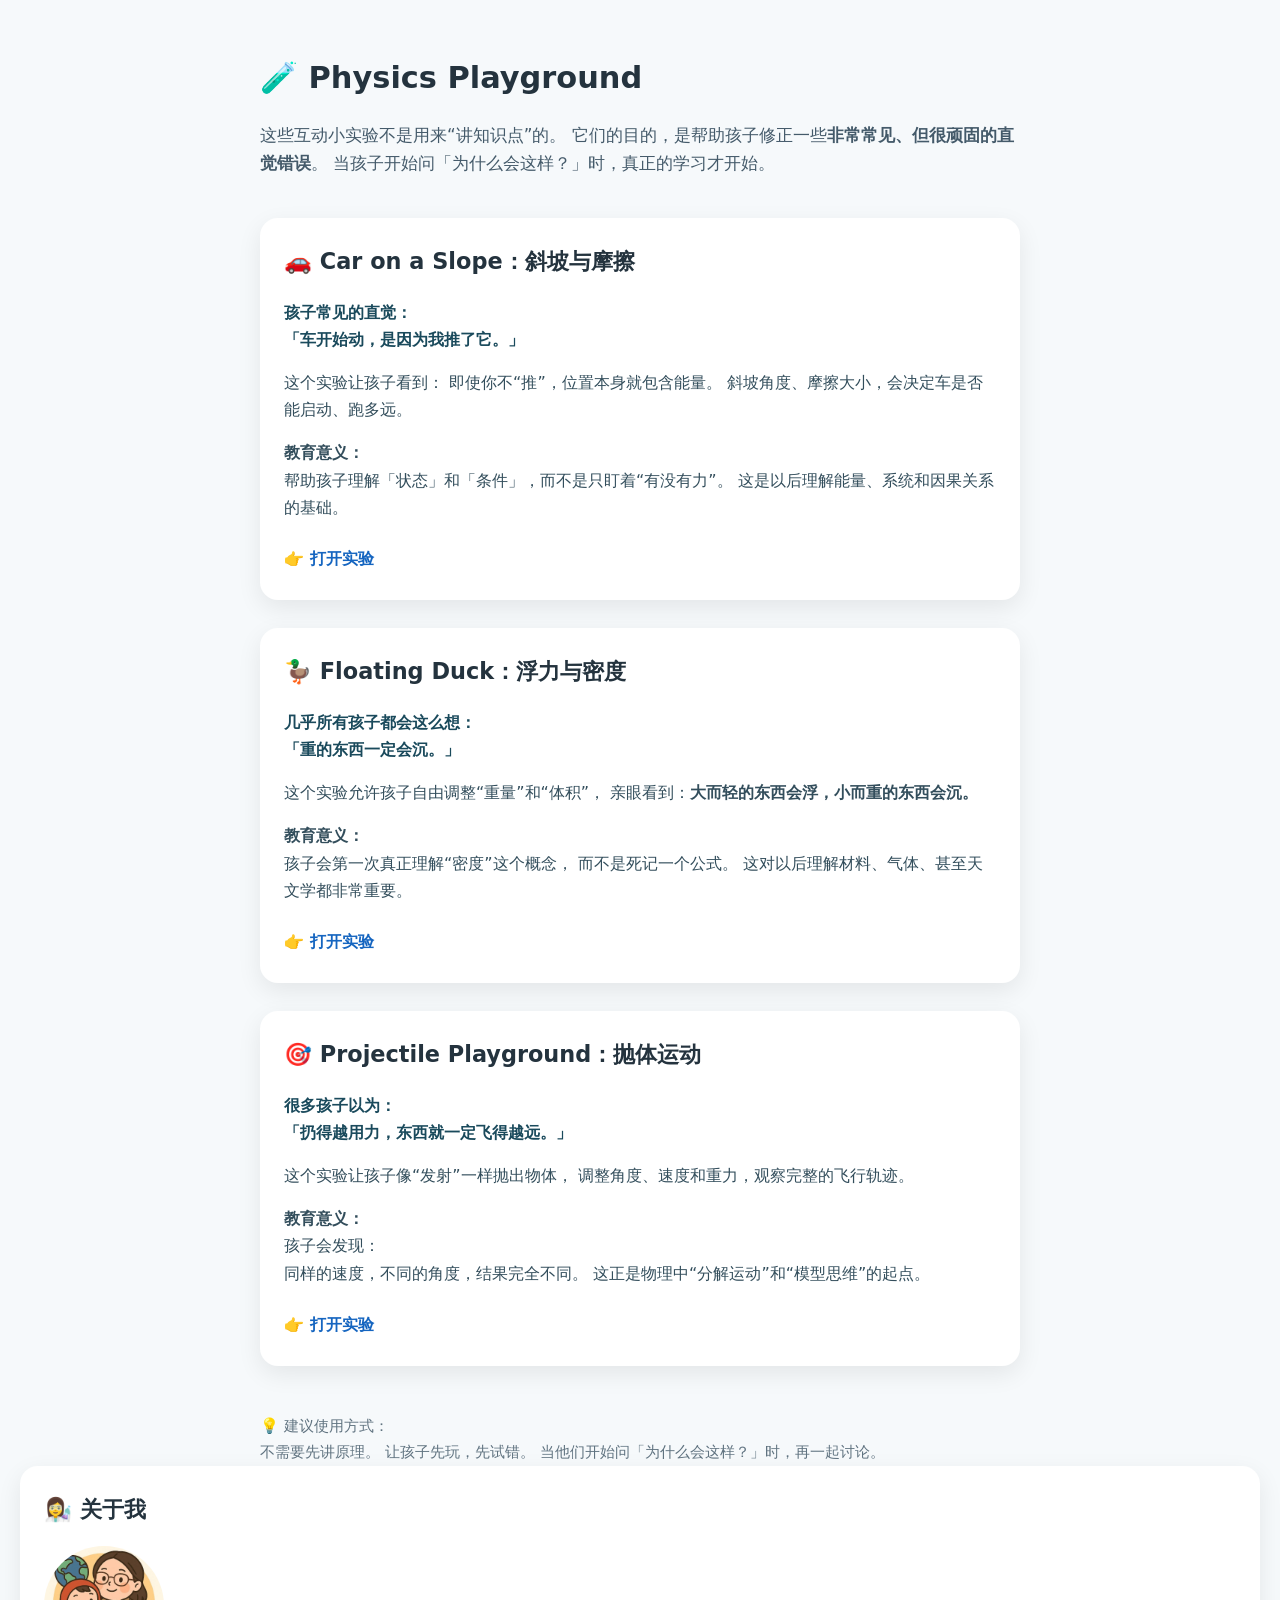
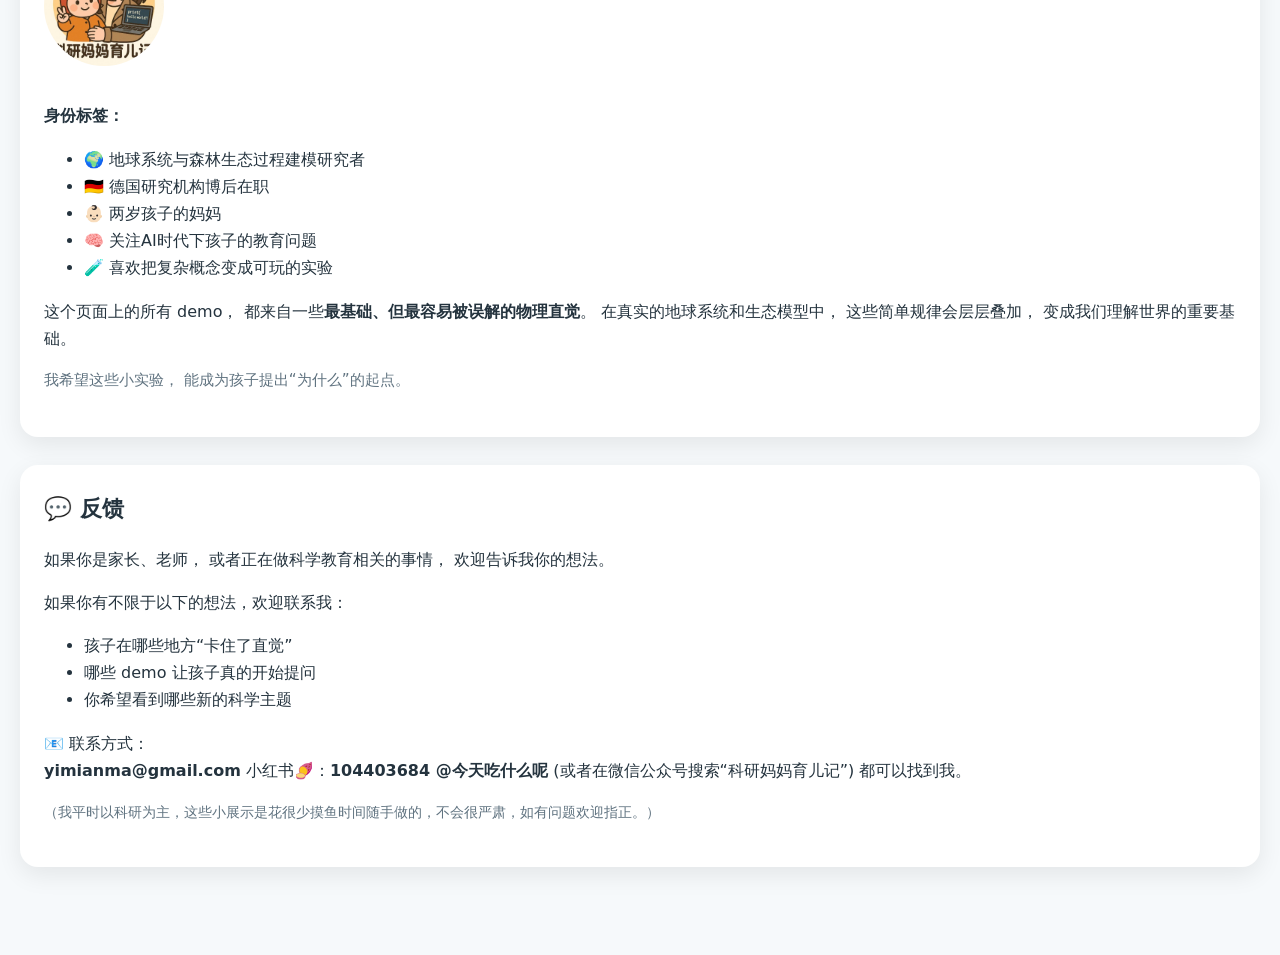
<file: index.html>
<!DOCTYPE html>
<html lang="zh">
<head>
  <meta charset="utf-8" />
  <title>Physics Playground for Kids</title>
  <meta name="viewport" content="width=device-width, initial-scale=1" />
  <style>
    body {
      font-family: system-ui, -apple-system, BlinkMacSystemFont, "Segoe UI", sans-serif;
      background: #f6f9fb;
      color: #24333e;
      margin: 0;
      padding: 32px 20px 60px;
      line-height: 1.7;
    }
    .container {
      max-width: 760px;
      margin: 0 auto;
    }
    h1 {
      font-size: 1.9rem;
      margin-bottom: 12px;
    }
    .intro {
      font-size: 1.05rem;
      color: #445a6a;
      margin-bottom: 40px;
    }
    .card {
      background: #ffffff;
      border-radius: 18px;
      padding: 24px 24px 28px;
      margin-bottom: 28px;
      box-shadow: 0 8px 24px rgba(0,0,0,0.08);
    }
    .card h2 {
      margin-top: 0;
      font-size: 1.4rem;
    }
    .question {
      font-weight: 600;
      color: #1a4a5c;
      margin: 12px 0;
    }
    .meaning {
      color: #334e5c;
      margin-bottom: 16px;
    }
    a.demo-link {
      display: inline-block;
      margin-top: 8px;
      font-weight: 600;
      text-decoration: none;
      color: #1565c0;
    }
    a.demo-link:hover {
      text-decoration: underline;
    }
    .footer {
      margin-top: 48px;
      font-size: 0.95rem;
      color: #607380;
    }
  </style>
</head>

<body>
  <div class="container">
    <h1>🧪 Physics Playground</h1>

    <p class="intro">
      这些互动小实验不是用来“讲知识点”的。  
      它们的目的，是帮助孩子修正一些<strong>非常常见、但很顽固的直觉错误</strong>。  
      当孩子开始问「为什么会这样？」时，真正的学习才开始。
    </p>

    <!-- Demo 1 -->
    <div class="card">
      <h2>🚗 Car on a Slope：斜坡与摩擦</h2>

      <p class="question">
        孩子常见的直觉：<br/>
        「车开始动，是因为我推了它。」
      </p>

      <p class="meaning">
        这个实验让孩子看到：  
        即使你不“推”，位置本身就包含能量。  
        斜坡角度、摩擦大小，会决定车是否能启动、跑多远。
      </p>

      <p class="meaning">
        <strong>教育意义：</strong><br/>
        帮助孩子理解「状态」和「条件」，而不是只盯着“有没有力”。  
        这是以后理解能量、系统和因果关系的基础。
      </p>

      <a class="demo-link" href="./car/">👉 打开实验</a>
    </div>

    <!-- Demo 2 -->
    <div class="card">
      <h2>🦆 Floating Duck：浮力与密度</h2>

      <p class="question">
        几乎所有孩子都会这么想：<br/>
        「重的东西一定会沉。」
      </p>

      <p class="meaning">
        这个实验允许孩子自由调整“重量”和“体积”，  
        亲眼看到：<strong>大而轻的东西会浮，小而重的东西会沉。</strong>
      </p>

      <p class="meaning">
        <strong>教育意义：</strong><br/>
        孩子会第一次真正理解“密度”这个概念，  
        而不是死记一个公式。  
        这对以后理解材料、气体、甚至天文学都非常重要。
      </p>

      <a class="demo-link" href="./duck/">👉 打开实验</a>
    </div>

    <!-- Demo 3 -->
    <div class="card">
      <h2>🎯 Projectile Playground：抛体运动</h2>

      <p class="question">
        很多孩子以为：<br/>
        「扔得越用力，东西就一定飞得越远。」
      </p>

      <p class="meaning">
        这个实验让孩子像“发射”一样抛出物体，  
        调整角度、速度和重力，观察完整的飞行轨迹。
      </p>

      <p class="meaning">
        <strong>教育意义：</strong><br/>
        孩子会发现：<br/>
        同样的速度，不同的角度，结果完全不同。  
        这正是物理中“分解运动”和“模型思维”的起点。
      </p>

      <a class="demo-link" href="./projectile/">👉 打开实验</a>
    </div>

    <div class="footer">
      💡 建议使用方式：<br/>
      不需要先讲原理。  
      让孩子先玩，先试错。  
      当他们开始问「为什么会这样？」时，再一起讨论。
    </div>
  </div>
</body>
</html>




<div class="card">
  <h2>👩‍🔬 关于我</h2>

  <div style="display:flex; gap:20px; align-items:center; flex-wrap:wrap;">
    <img src="./assets/avatar.JPG"
     alt="avatar"
     style="width:120px; height:120px; border-radius:50%; background:#eee;" />

    <div>
      <p><strong>身份标签：</strong></p>
      <ul>
        <li>🌍 地球系统与森林生态过程建模研究者</li>
        <li>🇩🇪 德国研究机构博后在职</li>
        <li>👶🏻 两岁孩子的妈妈</li>
        <li>🧠 关注AI时代下孩子的教育问题</li>
        <li>🧪 喜欢把复杂概念变成可玩的实验</li>
      </ul>

      <p style="margin-top:12px;">
        这个页面上的所有 demo，  
        都来自一些<strong>最基础、但最容易被误解的物理直觉</strong>。  
        在真实的地球系统和生态模型中，  
        这些简单规律会层层叠加，  
        变成我们理解世界的重要基础。
      </p>
      
      <p style="font-size:0.95rem; color:#607380;">
        我希望这些小实验，  
        能成为孩子提出“为什么”的起点。
      </p>
      
    </div>
  </div>
</div>


<div class="card">
  <h2>💬 反馈</h2>

  <p>
    如果你是家长、老师，  
    或者正在做科学教育相关的事情，  
    欢迎告诉我你的想法。
  </p>

  <p>
    如果你有不限于以下的想法，欢迎联系我：
  </p>
  <ul>
    <li>孩子在哪些地方“卡住了直觉”</li>
    <li>哪些 demo 让孩子真的开始提问</li>
    <li>你希望看到哪些新的科学主题</li>
  </ul>

  <p>
    📧 联系方式：<br/>
    <strong>yimianma@gmail.com</strong>
    小红书🍠：<strong>104403684 @今天吃什么呢 </strong>
    (或者在微信公众号搜索“科研妈妈育儿记”)
    都可以找到我。
  </p>

  <p style="font-size:0.9rem; color:#607380;">
    （我平时以科研为主，这些小展示是花很少摸鱼时间随手做的，不会很严肃，如有问题欢迎指正。）
  </p>
</div>
</file>
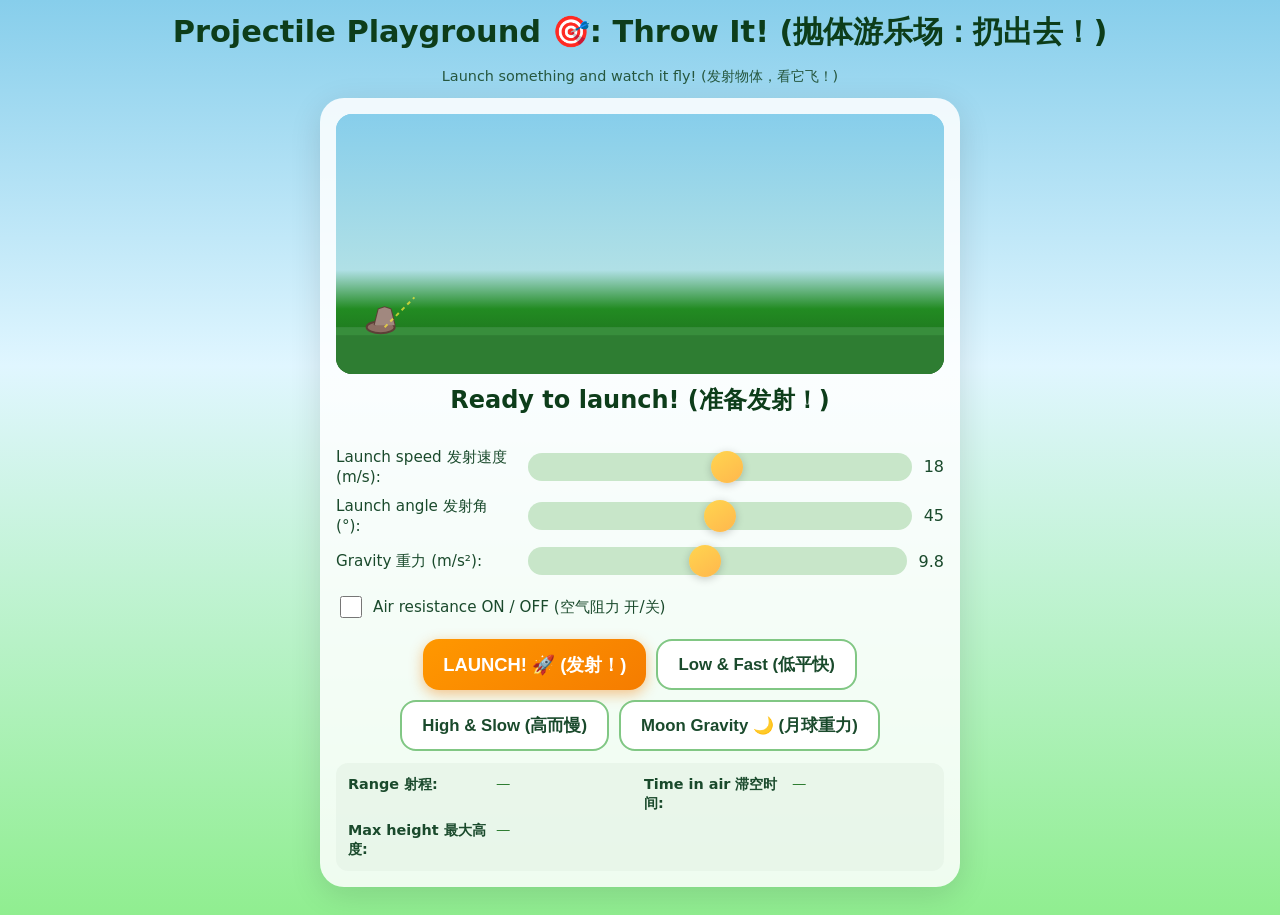
<file: angry_bird/index.html>
<!DOCTYPE html>
<html lang="en">
<head>
  <meta charset="UTF-8">
  <meta name="viewport" content="width=device-width, initial-scale=1.0">
  <title>Projectile Playground 🎯: Throw It! (抛体游乐场：扔出去！)</title>
  <style>
    * { box-sizing: border-box; }
    body {
      margin: 0;
      padding: 12px;
      font-family: 'Segoe UI', system-ui, sans-serif;
      background: linear-gradient(180deg, #87CEEB 0%, #E0F6FF 40%, #90EE90 100%);
      min-height: 100vh;
      color: #1a4a2c;
    }
    h1 {
      text-align: center;
      font-size: clamp(1.4rem, 4vw, 1.9rem);
      margin: 0 0 6px 0;
      color: #0d3d1a;
    }
    .subtitle { text-align: center; font-size: 0.9rem; margin-bottom: 12px; opacity: 0.9; }
    .demo-area {
      max-width: 640px;
      margin: 0 auto 16px;
      background: rgba(255,255,255,0.85);
      border-radius: 24px;
      padding: 16px;
      box-shadow: 0 8px 32px rgba(0,0,0,0.12);
    }
    #scene {
      display: block;
      width: 100%;
      height: 260px;
      border-radius: 16px;
      background: linear-gradient(180deg, #87CEEB 0%, #B0E0E6 55%, #228B22 75%, #1a5c1a 100%);
      touch-action: none;
    }
    .feedback {
      text-align: center;
      font-size: clamp(1.1rem, 3vw, 1.5rem);
      font-weight: 700;
      min-height: 2.2em;
      margin: 10px 0;
      color: #0d3d1a;
    }
    .controls {
      display: grid;
      gap: 10px;
      margin-bottom: 12px;
    }
    .control-row {
      display: flex;
      align-items: center;
      gap: 10px;
    }
    .control-row label {
      flex: 0 0 180px;
      font-size: 0.95rem;
      color: #1a4a2c;
    }
    input[type="range"] {
      flex: 1;
      min-width: 0;
      height: 28px;
      -webkit-appearance: none;
      appearance: none;
      background: #c8e6c9;
      border-radius: 14px;
      outline: none;
    }
    input[type="range"]::-webkit-slider-thumb {
      -webkit-appearance: none;
      width: 32px;
      height: 32px;
      border-radius: 50%;
      background: linear-gradient(145deg, #FFD54F, #FFB74D);
      cursor: pointer;
      box-shadow: 0 2px 8px rgba(0,0,0,0.2);
    }
    input[type="range"]::-moz-range-thumb {
      width: 32px;
      height: 32px;
      border-radius: 50%;
      background: linear-gradient(145deg, #FFD54F, #FFB74D);
      cursor: pointer;
      border: none;
      box-shadow: 0 2px 8px rgba(0,0,0,0.2);
    }
    .checkbox-row {
      display: flex;
      align-items: center;
      gap: 8px;
      margin: 6px 0;
    }
    .checkbox-row input { width: 22px; height: 22px; cursor: pointer; }
    .checkbox-row label { font-size: 0.95rem; cursor: pointer; color: #1a4a2c; }
    .buttons {
      display: flex;
      flex-wrap: wrap;
      gap: 10px;
      justify-content: center;
      margin: 12px 0;
    }
    button {
      min-height: 48px;
      min-width: 100px;
      padding: 12px 20px;
      font-size: 1.05rem;
      border: none;
      border-radius: 16px;
      cursor: pointer;
      font-weight: 600;
      transition: transform 0.1s, box-shadow 0.2s;
    }
    button:active { transform: scale(0.97); }
    #launchBtn {
      background: linear-gradient(145deg, #FF9800, #F57C00);
      color: #fff;
      box-shadow: 0 4px 14px rgba(245,124,0,0.45);
      font-size: 1.15rem;
    }
    #launchBtn:hover { box-shadow: 0 6px 18px rgba(245,124,0,0.55); }
    .preset {
      background: #fff;
      color: #1a4a2c;
      border: 2px solid #81C784;
    }
    .preset:hover { background: #E8F5E9; }
    #infoPanel {
      margin-top: 12px;
      padding: 12px;
      background: rgba(232,245,233,0.9);
      border-radius: 12px;
      font-size: 0.9rem;
      display: grid;
      grid-template-columns: repeat(auto-fit, minmax(120px, 1fr));
      gap: 8px;
    }
    #infoPanel .item { font-weight: 600; color: #1a4a2c; }
    #infoPanel .value { color: #2E7D32; }
    .why-hint {
      margin-top: 8px;
      font-size: 0.85rem;
      color: #558B2F;
      font-style: italic;
      text-align: center;
    }
  </style>
</head>
<body>
  <h1>Projectile Playground 🎯: Throw It! (抛体游乐场：扔出去！)</h1>
  <p class="subtitle">Launch something and watch it fly! (发射物体，看它飞！)</p>

  <div class="demo-area">
    <canvas id="scene" width="608" height="260"></canvas>
    <p class="feedback" id="feedback">Ready to launch! (准备发射！)</p>

    <div class="controls">
      <div class="control-row">
        <label for="speed">Launch speed 发射速度 (m/s):</label>
        <input type="range" id="speed" min="5" max="30" value="18" step="0.5">
        <span id="speedVal">18</span>
      </div>
      <div class="control-row">
        <label for="angle">Launch angle 发射角 (°):</label>
        <input type="range" id="angle" min="0" max="90" value="45" step="1">
        <span id="angleVal">45</span>
      </div>
      <div class="control-row">
        <label for="gravity">Gravity 重力 (m/s²):</label>
        <input type="range" id="gravity" min="1" max="20" value="9.8" step="0.1">
        <span id="gravityVal">9.8</span>
      </div>
      <div class="checkbox-row">
        <input type="checkbox" id="airResist" aria-label="Air resistance">
        <label for="airResist">Air resistance ON / OFF (空气阻力 开/关)</label>
      </div>
    </div>

    <div class="buttons">
      <button id="launchBtn">LAUNCH! 🚀 (发射！)</button>
      <button class="preset" id="presetLow">Low & Fast (低平快)</button>
      <button class="preset" id="presetHigh">High & Slow (高而慢)</button>
      <button class="preset" id="presetMoon">Moon Gravity 🌙 (月球重力)</button>
    </div>

    <div id="infoPanel">
      <span class="item">Range 射程:</span><span class="value" id="rangeVal">—</span>
      <span class="item">Time in air 滞空时间:</span><span class="value" id="timeVal">—</span>
      <span class="item">Max height 最大高度:</span><span class="value" id="heightVal">—</span>
    </div>
    <p class="why-hint" id="whyHint" style="display:none;">Same speed, different angle → different range! (相同速度，不同角度 → 射程不同！)</p>
  </div>

  <script>
    (function() {
      const canvas = document.getElementById('scene');
      const ctx = canvas.getContext('2d');
      const VISUAL_TIME_SCALE = 0.4;
      const DRAG_COEFF = 0.08;
      const DT = 0.016;

      let world = {
        scale: 1,
        originX: 0,
        originY: 0,
        groundY: 0
      };

      let state = {
        speed: 18,
        angle: 45,
        gravity: 9.8,
        airResist: false,
        flying: false,
        t: 0,
        x: 0, y: 0, vx: 0, vy: 0,
        path: [],
        ghostPath: [],
        range: 0,
        timeInAir: 0,
        maxHeight: 0,
        landed: false,
        dustParticles: [],
        dustTime: 0,
        showWhyHint: false
      };

      function resize() {
        const w = canvas.clientWidth;
        const h = canvas.clientHeight;
        if (canvas.width !== w || canvas.height !== h) {
          canvas.width = w;
          canvas.height = h;
        }
        world.originX = w * 0.08;
        world.originY = h * 0.75;
        world.groundY = h * 0.82;
        world.scale = Math.min(w / 80, h / 35);
      }

      function toCanvas(x, y) {
        return {
          cx: world.originX + x * world.scale,
          cy: world.groundY - y * world.scale
        };
      }

      function fromCanvas(cx, cy) {
        return {
          x: (cx - world.originX) / world.scale,
          y: (world.groundY - cy) / world.scale
        };
      }

      function integrateNoAir(v0, thetaRad, g, t) {
        const vx0 = v0 * Math.cos(thetaRad);
        const vy0 = v0 * Math.sin(thetaRad);
        return {
          x: vx0 * t,
          y: vy0 * t - 0.5 * g * t * t,
          vx: vx0,
          vy: vy0 - g * t
        };
      }

      function simulateWithAir(v0, thetaRad, g, k, tMax, step) {
        const pts = [];
        let x = 0, y = 0, vx = v0 * Math.cos(thetaRad), vy = v0 * Math.sin(thetaRad);
        let t = 0;
        while (t < tMax && y >= -0.1) {
          pts.push({ x, y, t });
          const v = Math.sqrt(vx * vx + vy * vy) || 0.001;
          const ax = -k * vx;
          const ay = -g - k * vy;
          vx += ax * step;
          vy += ay * step;
          x += vx * step;
          y += vy * step;
          t += step;
        }
        if (y < 0 && pts.length >= 2) {
          const last = pts[pts.length - 1];
          const prev = pts[pts.length - 2];
          const frac = last.y >= 0 ? 0 : last.y / (last.y - prev.y);
          const landT = prev.t + frac * (last.t - prev.t);
          const landX = prev.x + frac * (last.x - prev.x);
          pts.push({ x: landX, y: 0, t: landT });
        }
        return pts;
      }

      function simulateNoAir(v0, thetaRad, g, step) {
        const vx0 = v0 * Math.cos(thetaRad);
        const vy0 = v0 * Math.sin(thetaRad);
        const tLand = 2 * vy0 / g;
        const pts = [];
        for (let t = 0; t <= tLand + 0.5; t += step) {
          const p = integrateNoAir(v0, thetaRad, g, t);
          if (p.y < -0.05) break;
          pts.push({ x: p.x, y: p.y, t });
        }
        if (pts.length && pts[pts.length - 1].y > 0) {
          const tHit = (vy0 + Math.sqrt(vy0 * vy0 + 2 * g * pts[pts.length - 1].y)) / g;
          const xHit = vx0 * tHit;
          pts.push({ x: xHit, y: 0, t: tHit });
        }
        return pts;
      }

      function launch() {
        if (state.flying) return;
        state.ghostPath = state.path.length ? state.path.slice() : [];
        state.path = [];
        state.flying = true;
        state.landed = false;
        state.dustParticles = [];
        state.dustTime = 0;
        state.showWhyHint = false;
        state.t = 0;
        const thetaRad = (state.angle * Math.PI) / 180;
        const v0 = state.speed;
        const g = state.gravity;
        const step = 0.02;
        state.path = state.airResist
          ? simulateWithAir(v0, thetaRad, g, DRAG_COEFF, 60, step)
          : simulateNoAir(v0, thetaRad, g, step);
        state.range = state.path.length ? state.path[state.path.length - 1].x : 0;
        state.timeInAir = state.path.length ? state.path[state.path.length - 1].t : 0;
        state.maxHeight = state.path.length ? Math.max(...state.path.map(p => p.y)) : 0;
        document.getElementById('rangeVal').textContent = state.range.toFixed(1) + ' m';
        document.getElementById('timeVal').textContent = state.timeInAir.toFixed(2) + ' s';
        document.getElementById('heightVal').textContent = state.maxHeight.toFixed(1) + ' m';
        setFeedback('');
      }

      function setFeedback(msg) {
        const el = document.getElementById('feedback');
        if (msg) el.textContent = msg;
        else {
          if (state.maxHeight > 25) el.textContent = 'It went high! (飞得好高！)';
          else if (state.range > 45) el.textContent = 'It went far! (飞得好远！)';
          else if (state.gravity > 15) el.textContent = 'Why did it drop so fast? (为什么掉得这么快？)';
          else el.textContent = 'Nice launch! (发射得不错！)';
        }
      }

      function spawnDust() {
        for (let i = 0; i < 12; i++) {
          const a = Math.PI * 0.5 + (Math.random() - 0.5) * Math.PI * 0.6;
          const r = 2 + Math.random() * 4;
          state.dustParticles.push({
            x: state.range,
            y: 0,
            vx: Math.cos(a) * r,
            vy: -Math.abs(Math.sin(a)) * r * 0.6,
            life: 0.4 + Math.random() * 0.3,
            size: 2 + Math.random() * 3
          });
        }
      }

      let pathIndex = 0;
      let animEnded = false;

      function animate() {
        resize();
        const w = canvas.width;
        const h = canvas.height;
        ctx.clearRect(0, 0, w, h);

        const skyGrad = ctx.createLinearGradient(0, 0, 0, h);
        skyGrad.addColorStop(0, '#87CEEB');
        skyGrad.addColorStop(0.6, '#B0E0E6');
        skyGrad.addColorStop(0.75, '#228B22');
        skyGrad.addColorStop(1, '#1a5c1a');
        ctx.fillStyle = skyGrad;
        ctx.fillRect(0, 0, w, h);

        const groundY = world.groundY;
        ctx.fillStyle = '#2E7D32';
        ctx.fillRect(0, groundY, w, h - groundY);
        ctx.fillStyle = '#388E3C';
        ctx.fillRect(0, groundY, w, 8);

        const ox = world.originX;
        const oy = world.groundY;
        ctx.fillStyle = '#8D6E63';
        ctx.beginPath();
        ctx.ellipse(ox - 4, oy, 14, 6, 0, 0, Math.PI * 2);
        ctx.fill();
        ctx.strokeStyle = '#5D4037';
        ctx.lineWidth = 2;
        ctx.stroke();
        ctx.beginPath();
        ctx.moveTo(ox - 10, oy - 2);
        ctx.lineTo(ox - 6, oy - 18);
        ctx.lineTo(ox, oy - 20);
        ctx.lineTo(ox + 6, oy - 18);
        ctx.lineTo(ox + 10, oy - 2);
        ctx.stroke();
        ctx.fillStyle = '#A1887F';
        ctx.fill();

        if (state.ghostPath.length > 0) {
          ctx.strokeStyle = 'rgba(100,100,100,0.35)';
          ctx.setLineDash([6, 6]);
          ctx.lineWidth = 2;
          ctx.beginPath();
          const g0 = toCanvas(state.ghostPath[0].x, state.ghostPath[0].y);
          ctx.moveTo(g0.cx, g0.cy);
          for (let i = 1; i < state.ghostPath.length; i++) {
            const g = toCanvas(state.ghostPath[i].x, state.ghostPath[i].y);
            ctx.lineTo(g.cx, g.cy);
          }
          ctx.stroke();
          ctx.setLineDash([]);
        }

        const thetaRad = (state.angle * Math.PI) / 180;
        const guideLen = state.speed * 0.9 * world.scale * 0.35;
        ctx.strokeStyle = 'rgba(255,235,59,0.7)';
        ctx.lineWidth = 2;
        ctx.setLineDash([4, 4]);
        ctx.beginPath();
        ctx.moveTo(ox, oy);
        ctx.lineTo(ox + Math.cos(thetaRad) * guideLen, oy - Math.sin(thetaRad) * guideLen);
        ctx.stroke();
        ctx.setLineDash([]);

        if (state.path.length > 0) {
          const drawUpTo = Math.min(pathIndex + 1, state.path.length);
          ctx.strokeStyle = state.airResist ? 'rgba(255,152,0,0.9)' : 'rgba(255,235,59,0.95)';
          ctx.lineWidth = 3;
          ctx.shadowColor = 'rgba(255,235,59,0.6)';
          ctx.shadowBlur = 6;
          ctx.setLineDash([5, 5]);
          ctx.beginPath();
          const p0 = toCanvas(state.path[0].x, state.path[0].y);
          ctx.moveTo(p0.cx, p0.cy);
          for (let i = 1; i < drawUpTo; i++) {
            const p = toCanvas(state.path[i].x, state.path[i].y);
            ctx.lineTo(p.cx, p.cy);
          }
          ctx.stroke();
          ctx.setLineDash([]);
          ctx.shadowBlur = 0;

          const current = state.path[Math.min(pathIndex, state.path.length - 1)];
          const pos = toCanvas(current.x, current.y);
          ctx.fillStyle = '#FF9800';
          ctx.beginPath();
          ctx.arc(pos.cx, pos.cy, 10, 0, Math.PI * 2);
          ctx.fill();
          ctx.strokeStyle = '#E65100';
          ctx.lineWidth = 2;
          ctx.stroke();
        }

        const landX = world.originX + state.range * world.scale;
        if (state.path.length > 0 && !state.flying) {
          ctx.fillStyle = 'rgba(255,255,255,0.9)';
          ctx.beginPath();
          ctx.moveTo(landX, groundY - 18);
          ctx.lineTo(landX - 8, groundY);
          ctx.lineTo(landX + 8, groundY);
          ctx.closePath();
          ctx.fill();
          ctx.strokeStyle = '#1B5E20';
          ctx.lineWidth = 1;
          ctx.stroke();
        }

        state.dustParticles.forEach(p => {
          p.x += p.vx * 0.05;
          p.y += p.vy * 0.05;
          p.vy += 0.3 * 0.05;
          p.life -= 0.016;
        });
        state.dustParticles = state.dustParticles.filter(p => p.life > 0);
        state.dustParticles.forEach(p => {
          const d = toCanvas(p.x, p.y);
          ctx.fillStyle = `rgba(140,120,80,${p.life})`;
          ctx.beginPath();
          ctx.arc(d.cx, d.cy, p.size, 0, Math.PI * 2);
          ctx.fill();
        });

        if (state.airResist && state.path.length > 0) {
          ctx.save();
          ctx.globalAlpha = 0.4;
          ctx.strokeStyle = '#78909C';
          ctx.lineWidth = 1;
          for (let i = 0; i < 5; i++) {
            const cx = ox + 30 + i * 25 + Math.sin(Date.now() * 0.003 + i) * 3;
            const cy = oy - 40 - i * 15;
            ctx.beginPath();
            ctx.moveTo(cx, cy);
            ctx.lineTo(cx + 12, cy);
            ctx.stroke();
          }
          ctx.restore();
        }

        if (state.flying && state.path.length > 0) {
          state.t += DT * VISUAL_TIME_SCALE;
          const totalT = state.path[state.path.length - 1].t;
          const progress = state.t / totalT;
          pathIndex = Math.floor(progress * state.path.length);
          pathIndex = Math.min(pathIndex, state.path.length - 1);
          if (progress >= 1) {
            state.flying = false;
            state.landed = true;
            spawnDust();
            state.dustTime = 0.5;
            state.showWhyHint = true;
            setTimeout(function() {
              const hint = document.getElementById('whyHint');
              if (hint && state.showWhyHint) hint.style.display = 'block';
            }, 800);
          }
        }

        requestAnimationFrame(animate);
      }

      document.getElementById('speed').addEventListener('input', function() {
        state.speed = parseFloat(this.value);
        document.getElementById('speedVal').textContent = state.speed;
      });
      document.getElementById('angle').addEventListener('input', function() {
        state.angle = parseInt(this.value, 10);
        document.getElementById('angleVal').textContent = state.angle;
      });
      document.getElementById('gravity').addEventListener('input', function() {
        state.gravity = parseFloat(this.value);
        document.getElementById('gravityVal').textContent = state.gravity.toFixed(1);
      });
      document.getElementById('airResist').addEventListener('change', function() {
        state.airResist = this.checked;
      });
      document.getElementById('launchBtn').addEventListener('click', launch);
      document.getElementById('presetLow').addEventListener('click', function() {
        document.getElementById('speed').value = 28;
        document.getElementById('angle').value = 15;
        document.getElementById('speedVal').textContent = '28';
        document.getElementById('angleVal').textContent = '15';
        state.speed = 28;
        state.angle = 15;
      });
      document.getElementById('presetHigh').addEventListener('click', function() {
        document.getElementById('speed').value = 10;
        document.getElementById('angle').value = 75;
        document.getElementById('speedVal').textContent = '10';
        document.getElementById('angleVal').textContent = '75';
        state.speed = 10;
        state.angle = 75;
      });
      document.getElementById('presetMoon').addEventListener('click', function() {
        document.getElementById('gravity').value = 1.62;
        document.getElementById('gravityVal').textContent = '1.6';
        state.gravity = 1.62;
      });

      resize();
      requestAnimationFrame(animate);
    })();
  </script>
</body>
</html>
</file>
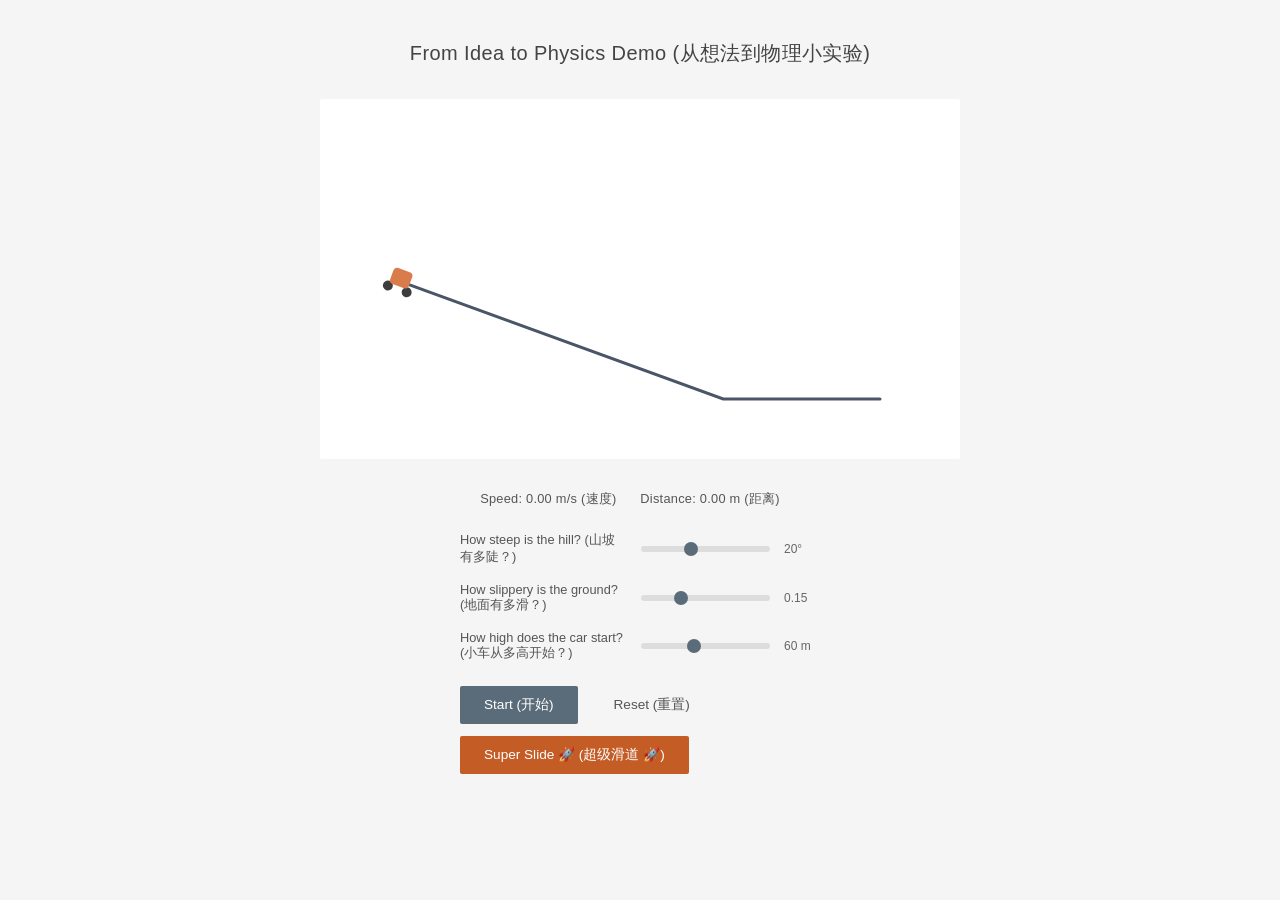
<file: car/index.html>
<!DOCTYPE html>
<html lang="en">
<head>
  <meta charset="UTF-8">
  <meta name="viewport" content="width=device-width, initial-scale=1.0">
  <title>From Idea to Physics Demo</title>
  <style>
    * {
      box-sizing: border-box;
    }
    body {
      margin: 0;
      padding: 40px 24px 60px;
      background: #f5f5f5;
      font-family: -apple-system, BlinkMacSystemFont, "Segoe UI", Roboto, sans-serif;
      color: #333;
      min-height: 100vh;
      display: flex;
      flex-direction: column;
      align-items: center;
    }
    h1 {
      font-size: 1.25rem;
      font-weight: 500;
      letter-spacing: 0.02em;
      margin: 0 0 32px;
      color: #444;
    }
    #canvas-wrap {
      margin-bottom: 32px;
    }
    canvas {
      display: block;
      background: #fff;
      border-radius: 2px;
    }
    .readout {
      font-size: 0.8rem;
      color: #555;
      margin-bottom: 24px;
      letter-spacing: 0.02em;
    }
    .readout span {
      margin-right: 20px;
    }
    .controls {
      display: flex;
      flex-direction: column;
      gap: 16px;
      max-width: 360px;
      width: 100%;
    }
    .control-row {
      display: flex;
      align-items: center;
      gap: 12px;
    }
    .control-row label {
      font-size: 0.8rem;
      color: #555;
      min-width: 100px;
    }
    .control-row input[type="range"] {
      flex: 1;
      height: 6px;
      -webkit-appearance: none;
      appearance: none;
      background: #ddd;
      border-radius: 3px;
    }
    .control-row input[type="range"]::-webkit-slider-thumb {
      -webkit-appearance: none;
      width: 14px;
      height: 14px;
      background: #5a6b7a;
      border-radius: 50%;
      cursor: pointer;
    }
    .control-row .value {
      font-size: 0.75rem;
      color: #666;
      min-width: 36px;
    }
    .buttons {
      display: flex;
      flex-wrap: wrap;
      gap: 12px;
      margin-top: 8px;
    }
    button {
      font-size: 0.85rem;
      padding: 10px 24px;
      border: none;
      border-radius: 2px;
      cursor: pointer;
      font-family: inherit;
    }
    #btn-start {
      background: #5a6b7a;
      color: #fff;
    }
    #btn-start:hover {
      background: #4a5b6a;
    }
    #btn-reset {
      background: transparent;
      color: #555;
    }
    #btn-reset:hover {
      background: #e8e8e8;
      color: #333;
    }
    #btn-super {
      background: #c45c26;
      color: #fff;
    }
    #btn-super:hover {
      background: #a84d1f;
    }
    .control-row label {
      min-width: 0;
    }
  </style>
</head>
<body>
  <h1>From Idea to Physics Demo (从想法到物理小实验)</h1>
  <div id="canvas-wrap">
    <canvas id="canvas" width="640" height="360"></canvas>
  </div>
  <div class="readout">
    <span id="speed-text">Speed: 0.00 m/s (速度)</span>
    <span id="distance-text">Distance: 0.00 m (距离)</span>
  </div>
  <div class="controls">
    <div class="control-row">
      <label for="slope">How steep is the hill? (山坡有多陡？)</label>
      <input type="range" id="slope" min="5" max="45" value="20" step="1">
      <span class="value" id="slope-val">20°</span>
    </div>
    <div class="control-row">
      <label for="friction">How slippery is the ground? (地面有多滑？)</label>
      <input type="range" id="friction" min="0.01" max="0.5" value="0.15" step="0.01">
      <span class="value" id="friction-val">0.15</span>
    </div>
    <div class="control-row">
      <label for="height">How high does the car start? (小车从多高开始？)</label>
      <input type="range" id="height" min="20" max="120" value="60" step="2">
      <span class="value" id="height-val">60 m</span>
    </div>
    <div class="buttons">
      <button id="btn-start">Start (开始)</button>
      <button id="btn-reset">Reset (重置)</button>
      <button id="btn-super">Super Slide 🚀 (超级滑道 🚀)</button>
    </div>
  </div>

  <script>
    (function () {
      const g = 9.8;
      const VISUAL_TIME_SCALE = 5;  // makes motion look faster, physics unchanged
      const canvas = document.getElementById('canvas');
      const ctx = canvas.getContext('2d');
      const cw = canvas.width;
      const ch = canvas.height;

      // State
      let slopeAngleDeg = 20;
      let mu = 0.15;
      let startHeight = 60;
      let running = false;
      let s = 0;           // distance along path (m)
      let v = 0;           // velocity along path (m/s)
      let totalDistance = 0;
      let lastTime = 0;

      // DOM
      const slopeInput = document.getElementById('slope');
      const frictionInput = document.getElementById('friction');
      const heightInput = document.getElementById('height');
      const slopeVal = document.getElementById('slope-val');
      const frictionVal = document.getElementById('friction-val');
      const heightVal = document.getElementById('height-val');
      const speedText = document.getElementById('speed-text');
      const distanceText = document.getElementById('distance-text');
      const btnStart = document.getElementById('btn-start');
      const btnReset = document.getElementById('btn-reset');

      function getSlopeLength() {
        const theta = (slopeAngleDeg * Math.PI) / 180;
        return startHeight / Math.sin(theta);
      }

      function getSlopeEndX() {
        const theta = (slopeAngleDeg * Math.PI) / 180;
        return startHeight / Math.tan(theta);
      }

      function pathToScreen(sVal) {
        const theta = (slopeAngleDeg * Math.PI) / 180;
        const slopeLen = getSlopeLength();
        const slopeEndX = getSlopeEndX();
        const margin = 80;
        const groundY = ch - 60;
        const scale = Math.min((cw - 2 * margin) / (slopeEndX + 80), (ch - margin - 80) / (startHeight + 40));
        const ox = margin;
        const oy = groundY;

        if (sVal <= slopeLen) {
          const x = sVal * Math.cos(theta);
          const y = -(startHeight - sVal * Math.sin(theta));
          return { x: ox + x * scale, y: oy + y * scale };
        } else {
          const x = slopeEndX + (sVal - slopeLen);
          return { x: ox + x * scale, y: oy };
        }
      }

      function draw() {
        ctx.clearRect(0, 0, cw, ch);
        const theta = (slopeAngleDeg * Math.PI) / 180;
        const slopeLen = getSlopeLength();
        const slopeEndX = getSlopeEndX();
        const margin = 80;
        const groundY = ch - 60;
        const scale = Math.min((cw - 2 * margin) / (slopeEndX + 80), (ch - margin - 80) / (startHeight + 40));
        const ox = margin;
        const oy = groundY;

        // Ground and slope (darker gray)
        ctx.strokeStyle = '#4a5568';
        ctx.lineWidth = 3;
        ctx.lineCap = 'round';
        ctx.beginPath();
        const slopeStart = { x: ox, y: oy - startHeight * scale };
        ctx.moveTo(slopeStart.x, slopeStart.y);
        ctx.lineTo(ox + slopeEndX * scale, oy);
        ctx.lineTo(cw - margin, oy);
        ctx.stroke();

        // Car: rounded body + two wheels, tilted with slope, warm color
        const carLen = 28;
        const carH = 14;
        const wheelRadius = 5;
        const pos = pathToScreen(s);
        const angle = s <= slopeLen ? theta : 0;
        ctx.save();
        ctx.translate(pos.x, pos.y);
        ctx.rotate(angle);
        // Wheels (small circles)
        ctx.fillStyle = '#3d3d3d';
        ctx.beginPath();
        ctx.arc(-carLen / 2 + 4, carH / 2 + 1, wheelRadius, 0, Math.PI * 2);
        ctx.fill();
        ctx.beginPath();
        ctx.arc(carLen / 2 - 4, carH / 2 + 1, wheelRadius, 0, Math.PI * 2);
        ctx.fill();
        // Body (rounded rectangle, warm orange)
        const r = 4;
        const bx = -carLen / 2 + r;
        const by = -carH / 2 - wheelRadius;
        const bw = carLen - 2 * r;
        const bh = carH + wheelRadius - 2;
        ctx.fillStyle = '#d97b4a';
        ctx.beginPath();
        ctx.moveTo(bx + r, by);
        ctx.lineTo(bx + bw - r, by);
        ctx.quadraticCurveTo(bx + bw, by, bx + bw, by + r);
        ctx.lineTo(bx + bw, by + bh - r);
        ctx.quadraticCurveTo(bx + bw, by + bh, bx + bw - r, by + bh);
        ctx.lineTo(bx + r, by + bh);
        ctx.quadraticCurveTo(bx, by + bh, bx, by + bh - r);
        ctx.lineTo(bx, by + r);
        ctx.quadraticCurveTo(bx, by, bx + r, by);
        ctx.fill();
        ctx.restore();
      }

      function updateReadout() {
        speedText.textContent = 'Speed: ' + Math.abs(v).toFixed(2) + ' m/s (速度)';
        distanceText.textContent = 'Distance: ' + totalDistance.toFixed(2) + ' m (距离)';
      }

      function step(t) {
        if (!lastTime) lastTime = t;
        const dt = Math.min((t - lastTime) / 1000, 0.05);
        lastTime = t;

        if (!running || v <= 0 && s > getSlopeLength()) {
          if (running && v <= 0 && s > getSlopeLength()) running = false;
          draw();
          updateReadout();
          requestAnimationFrame(step);
          return;
        }

        const slopeLen = getSlopeLength();
        const theta = (slopeAngleDeg * Math.PI) / 180;

        const dtt = dt * VISUAL_TIME_SCALE;
        if (s <= slopeLen) {
          const acc = g * Math.sin(theta) - mu * g * Math.cos(theta);
          v += acc * dtt;
          s += v * dtt;
          if (s > slopeLen) {
            const over = s - slopeLen;
            s = slopeLen;
            v = Math.max(0, v);
            s += v * (over / (v || 1)) * 0.5;
          }
        } else {
          const acc = -mu * g;
          v += acc * dtt;
          if (v < 0) v = 0;
          s += v * dtt;
        }

        totalDistance = s;
        draw();
        updateReadout();
        requestAnimationFrame(step);
      }

      function reset() {
        running = false;
        s = 0;
        v = 0;
        totalDistance = 0;
        lastTime = 0;
        draw();
        updateReadout();
        btnStart.textContent = 'Start (开始)';
      }

      function start() {
        if (running) return;
        running = true;
        lastTime = 0;
        btnStart.textContent = 'Running… (运行中…)';
        requestAnimationFrame(step);
      }

      function applySuperSlide() {
        slopeAngleDeg = 42;
        mu = 0.03;
        startHeight = 100;
        slopeInput.value = slopeAngleDeg;
        frictionInput.value = mu;
        heightInput.value = startHeight;
        slopeVal.textContent = slopeAngleDeg + '°';
        frictionVal.textContent = mu.toFixed(2);
        heightVal.textContent = startHeight + ' m';
        reset();
        start();
      }

      const btnSuper = document.getElementById('btn-super');
      btnSuper.addEventListener('click', applySuperSlide);

      slopeInput.addEventListener('input', function () {
        slopeAngleDeg = Number(slopeInput.value);
        slopeVal.textContent = slopeAngleDeg + '°';
        if (!running) draw();
      });
      frictionInput.addEventListener('input', function () {
        mu = Number(frictionInput.value);
        frictionVal.textContent = mu.toFixed(2);
        if (!running) draw();
      });
      heightInput.addEventListener('input', function () {
        startHeight = Number(heightInput.value);
        heightVal.textContent = startHeight + ' m';
        if (!running) draw();
      });
      btnStart.addEventListener('click', start);
      btnReset.addEventListener('click', reset);

      draw();
      updateReadout();
    })();
  </script>
</body>
</html>
</file>
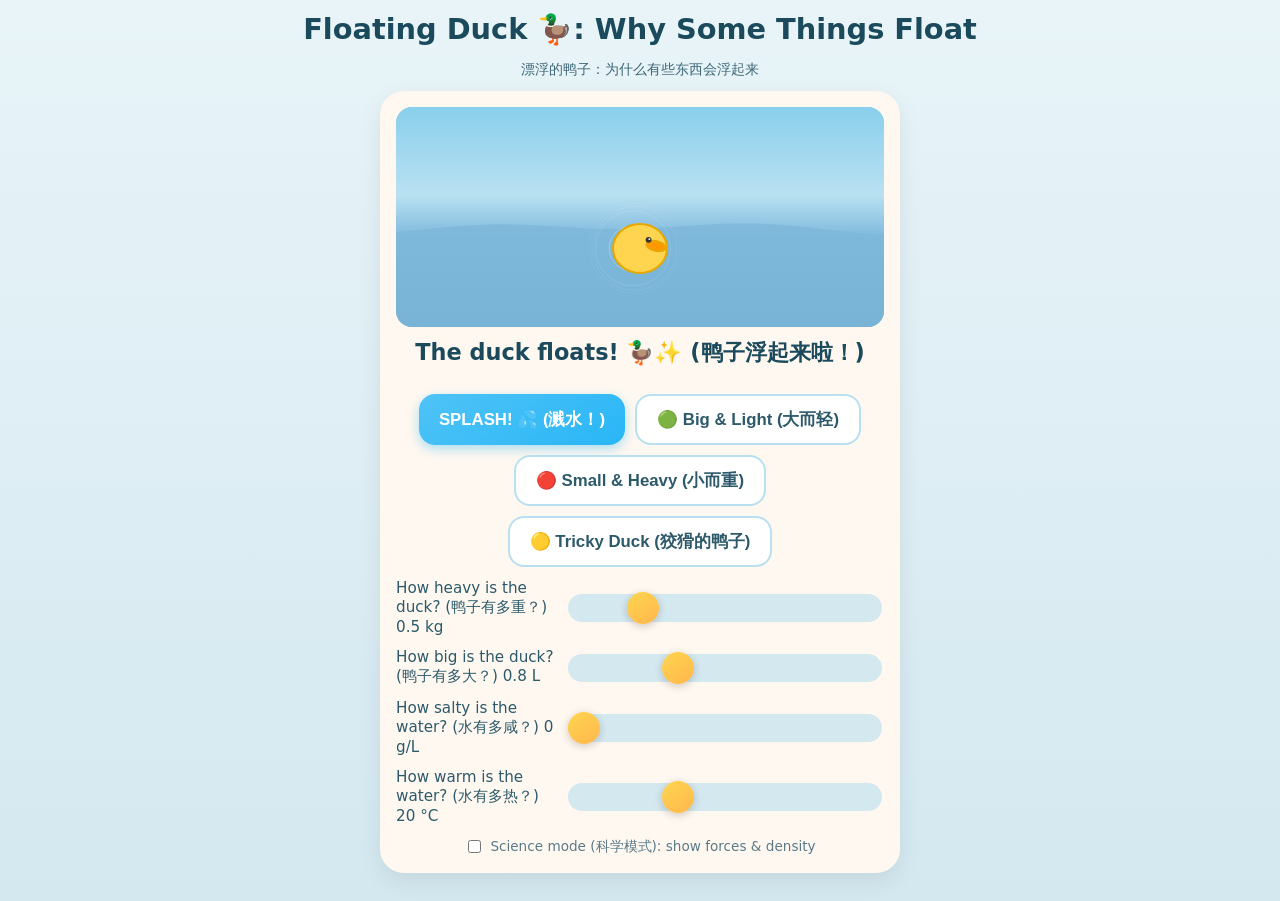
<file: duck/index.html>
<!DOCTYPE html>
<html lang="en">
<head>
  <meta charset="UTF-8">
  <meta name="viewport" content="width=device-width, initial-scale=1.0">
  <title>Floating Duck 🦆: Why Some Things Float (漂浮的鸭子：为什么有些东西会浮起来)</title>
  <style>
    * { box-sizing: border-box; }
    body {
      margin: 0;
      padding: 12px;
      font-family: 'Segoe UI', system-ui, sans-serif;
      background: linear-gradient(180deg, #e8f4f8 0%, #d4e8f0 100%);
      min-height: 100vh;
      color: #2d5a6b;
    }
    h1 {
      text-align: center;
      font-size: clamp(1.4rem, 4vw, 1.8rem);
      margin: 0 0 8px 0;
      color: #1a4a5c;
    }
    .subtitle { text-align: center; font-size: 0.9rem; margin-bottom: 12px; opacity: 0.9; }
    .demo-area {
      max-width: 520px;
      margin: 0 auto 16px;
      background: #fff8f0;
      border-radius: 24px;
      padding: 16px;
      box-shadow: 0 8px 24px rgba(0,0,0,0.08);
    }
    #scene {
      display: block;
      width: 100%;
      height: 220px;
      border-radius: 16px;
      background: linear-gradient(180deg, #87ceeb 0%, #b8e0f0 45%, #7eb8da 100%);
    }
    .feedback {
      text-align: center;
      font-size: clamp(1.1rem, 3vw, 1.4rem);
      font-weight: 600;
      min-height: 2em;
      margin: 10px 0;
      color: #1a4a5c;
    }
    .controls {
      display: grid;
      gap: 12px;
      margin-bottom: 12px;
    }
    .control-row {
      display: flex;
      align-items: center;
      gap: 10px;
    }
    .control-row label {
      flex: 0 0 160px;
      font-size: 0.95rem;
      color: #2d5a6b;
    }
    input[type="range"] {
      flex: 1;
      min-width: 0;
      height: 28px;
      -webkit-appearance: none;
      appearance: none;
      background: #d4e8f0;
      border-radius: 14px;
      outline: none;
    }
    input[type="range"]::-webkit-slider-thumb {
      -webkit-appearance: none;
      width: 32px;
      height: 32px;
      border-radius: 50%;
      background: linear-gradient(145deg, #ffd54f, #ffb74d);
      cursor: pointer;
      box-shadow: 0 2px 8px rgba(0,0,0,0.2);
    }
    input[type="range"]::-moz-range-thumb {
      width: 32px;
      height: 32px;
      border-radius: 50%;
      background: linear-gradient(145deg, #ffd54f, #ffb74d);
      cursor: pointer;
      border: none;
      box-shadow: 0 2px 8px rgba(0,0,0,0.2);
    }
    .buttons {
      display: flex;
      flex-wrap: wrap;
      gap: 10px;
      justify-content: center;
      margin: 12px 0;
    }
    button {
      min-height: 48px;
      min-width: 120px;
      padding: 12px 20px;
      font-size: 1.05rem;
      border: none;
      border-radius: 16px;
      cursor: pointer;
      font-weight: 600;
      transition: transform 0.1s, box-shadow 0.2s;
    }
    button:active { transform: scale(0.97); }
    #splashBtn {
      background: linear-gradient(145deg, #4fc3f7, #29b6f6);
      color: #fff;
      box-shadow: 0 4px 12px rgba(41,182,246,0.4);
    }
    #splashBtn:hover { box-shadow: 0 6px 16px rgba(41,182,246,0.5); }
    .preset {
      background: #fff;
      color: #2d5a6b;
      border: 2px solid #b8e0f0;
    }
    .preset:hover { background: #e8f4f8; }
    .science-row {
      margin-top: 12px;
      text-align: center;
    }
    .science-row label {
      font-size: 0.85rem;
      color: #5a7a8a;
      cursor: pointer;
      display: inline-flex;
      align-items: center;
      gap: 6px;
    }
    #sciencePanel {
      margin-top: 12px;
      padding: 12px;
      background: rgba(255,255,255,0.7);
      border-radius: 12px;
      font-size: 0.9rem;
      display: none;
    }
    #sciencePanel.visible { display: block; }
    .hint {
      position: absolute;
      font-size: 0.85rem;
      font-weight: 600;
      color: #1a4a5c;
      pointer-events: none;
      animation: fadeUp 1.2s ease-out forwards;
      text-shadow: 0 0 4px #fff;
    }
    @keyframes fadeUp {
      0% { opacity: 1; transform: translateY(0); }
      100% { opacity: 0; transform: translateY(-24px); }
    }
  </style>
</head>
<body>
  <h1>Floating Duck 🦆: Why Some Things Float</h1>
  <p class="subtitle">漂浮的鸭子：为什么有些东西会浮起来</p>

  <div class="demo-area">
    <div style="position: relative;">
      <canvas id="scene" width="488" height="220"></canvas>
      <div id="hintContainer" style="position: absolute; left: 0; top: 0; width: 100%; height: 100%; pointer-events: none;"></div>
    </div>
    <div class="feedback" id="feedback">The duck floats! 🦆✨</div>

    <div class="buttons">
      <button id="splashBtn" type="button">SPLASH! 💦 (溅水！)</button>
      <button class="preset" id="presetLight" type="button">🟢 Big & Light (大而轻)</button>
      <button class="preset" id="presetHeavy" type="button">🔴 Small & Heavy (小而重)</button>
      <button class="preset" id="presetTricky" type="button">🟡 Tricky Duck (狡猾的鸭子)</button>
    </div>

    <div class="controls">
      <div class="control-row">
        <label for="mass">How heavy is the duck? (鸭子有多重？) <span id="massVal">0.5</span> kg</label>
        <input type="range" id="mass" min="0.1" max="2" step="0.05" value="0.5">
      </div>
      <div class="control-row">
        <label for="volume">How big is the duck? (鸭子有多大？) <span id="volumeVal">0.8</span> L</label>
        <input type="range" id="volume" min="0.2" max="2" step="0.05" value="0.8">
      </div>
      <div class="control-row">
        <label for="salt">How salty is the water? (水有多咸？) <span id="saltVal">0</span> g/L</label>
        <input type="range" id="salt" min="0" max="120" step="1" value="0">
      </div>
      <div class="control-row">
        <label for="temp">How warm is the water? (水有多热？) <span id="tempVal">20</span> °C</label>
        <input type="range" id="temp" min="0" max="60" step="1" value="20">
      </div>
    </div>

    <div class="science-row">
      <label><input type="checkbox" id="scienceMode"> Science mode (科学模式): show forces & density</label>
    </div>
    <div id="sciencePanel">
      <div>Duck density (鸭子密度): <span id="rhoDuck">625</span> kg/m³</div>
      <div>Water density (水的密度): <span id="rhoWater">1000</span> kg/m³</div>
      <div>↑ Buoyancy (浮力) &nbsp; ↓ Weight (重力)</div>
      <div style="margin-top:6px;font-size:0.85em;opacity:0.9;">Salt and temperature effects are small but real. (盐和温度的影响很小但真实存在。)</div>
    </div>
  </div>

  <script>
(function() {
  const VISUAL_TIME_SCALE = 5;
  const canvas = document.getElementById('scene');
  const ctx = canvas.getContext('2d');
  const feedbackEl = document.getElementById('feedback');
  const hintContainer = document.getElementById('hintContainer');

  let mass = 0.5, volume_L = 0.8, salt = 0, temp = 20;
  let duckY = 0, duckVy = 0, duckX = 0.5;
  let waterPhase = 0;
  let splashPhase = 0;
  let wigglePhase = 0;
  let bubbles = [];
  let ripples = [];
  let droplets = [];
  let lastSubmerged = 0.5;
  let lastRhoObj = 500;
  let lastFeedbackCategory = ''; // 'float' | 'almost' | 'sink'
  let scienceMode = false;

  const CANVAS_H = 220;
  const WATER_LEVEL = 0.55;
  const BOTTOM_Y = 0.92;
  const DUCK_R = 0.12;
  const DUCK_CX = 0.5;
  const REFERENCE_VOLUME = 1.0; // L
  const SALT_MAX = 120;
  const TEMP_MAX = 60;

  function getDuckSizeScale() {
    return Math.max(0.6, Math.min(1.6, Math.cbrt(volume_L / REFERENCE_VOLUME)));
  }

  function volume_m3() { return volume_L * 0.001; }
  function rho_object() { return mass / volume_m3(); }
  function rho_water() {
    let rho = 1000;
    rho += salt * 0.75;
    const t = temp;
    if (t <= 4) rho += (4 - t) * 0.03;
    else rho -= (t - 4) * 0.05;
    return Math.max(980, Math.min(1100, rho));
  }

  function getSubmergedFraction() {
    const ro = rho_object();
    const rw = rho_water();
    if (ro >= rw) return 1;
    return ro / rw;
  }

  function getTargetY() {
    const sub = getSubmergedFraction();
    if (sub >= 1) return BOTTOM_Y;
    const surfaceY_norm = WATER_LEVEL;
    const sizeScale = getDuckSizeScale();
    const duckRadiusPx = DUCK_R * sizeScale * Math.min(canvas.width, canvas.height);
    const duckRadiusNorm = duckRadiusPx / CANVAS_H;
    if (sub <= 0.5) {
      return surfaceY_norm - duckRadiusNorm * (1 - 2 * sub);
    }
    return surfaceY_norm + (BOTTOM_Y - surfaceY_norm) * 2 * (sub - 0.5);
  }

  const springK = 0.18, damping = 0.88;
  function stepDynamics(dt) {
    const target = getTargetY();
    const dy = target - duckY;
    duckVy += dy * springK * dt;
    duckVy *= damping;
    duckY += duckVy * dt;
    duckY = Math.max(0.1, Math.min(BOTTOM_Y, duckY));
    if (Math.abs(dy) < 0.002 && Math.abs(duckVy) < 0.002) duckVy *= 0.9;
  }

  function getExpression() {
    const sub = getSubmergedFraction();
    if (sub >= 1) return 'surprised';
    if (sub > 0.95) return 'worried';
    return 'happy';
  }

  function showHint(text) {
    const el = document.createElement('div');
    el.className = 'hint';
    el.textContent = text;
    const rect = canvas.getBoundingClientRect();
    el.style.left = (rect.width * 0.5 - 40) + 'px';
    el.style.top = (rect.height * 0.4) + 'px';
    hintContainer.appendChild(el);
    setTimeout(() => el.remove(), 1200);
  }

  function getFeedbackCategory(sub) {
    if (sub >= 1) return 'sink';
    if (sub > 0.9) return 'almost';
    return 'float';
  }
  function updateFeedback() {
    const sub = getSubmergedFraction();
    const cat = getFeedbackCategory(sub);
    if (cat === lastFeedbackCategory) return;
    lastFeedbackCategory = cat;
    if (cat === 'sink') feedbackEl.textContent = "Uh oh… sinking! 😲 (哎呀…沉下去了！)";
    else if (cat === 'almost') feedbackEl.textContent = "Almost floating… 🤔 (快要浮起来了…)";
    else feedbackEl.textContent = "The duck floats! 🦆✨ (鸭子浮起来啦！)";
  }

  function drawWater() {
    const w = canvas.width, h = canvas.height;
    const surfaceY = WATER_LEVEL * h;
    const saltNorm = Math.min(1, salt / SALT_MAX);
    const tempNorm = Math.max(0, Math.min(1, (temp - 0) / (TEMP_MAX - 0)));
    const waveSpeed = 0.04 * (1 - 0.25 * saltNorm) * (0.85 + 0.3 * tempNorm);
    waterPhase += waveSpeed;
    const waveAmp1 = 4 * (1 - 0.4 * saltNorm);
    const waveAmp2 = 3 * (1 - 0.4 * saltNorm);
    const waveFreq = 0.02 + 0.008 * tempNorm;
    const waveFreq2 = 0.01 + 0.005 * tempNorm;

    const r0 = 0x87 + saltNorm * 20, g0 = 0xce - saltNorm * 30, b0 = 0xeb - saltNorm * 25;
    const r1 = 0xb8 - saltNorm * 15, g1 = 0xe0 - saltNorm * 25, b1 = 0xf0 - saltNorm * 20;
    const r2 = 0x7e + saltNorm * 15, g2 = 0xb8 - saltNorm * 20, b2 = 0xda;
    const r3 = 0x5a + saltNorm * 10, g3 = 0x9f - saltNorm * 15, b3 = 0xc4;
    const coldShift = (1 - tempNorm) * 0.15;
    const warmShift = tempNorm * 0.12;
    const gradient = ctx.createLinearGradient(0, 0, 0, h);
    gradient.addColorStop(0, '#' + [r0 + warmShift*40, g0 + warmShift*20, b0 + warmShift*30].map(c => Math.round(Math.max(0, Math.min(255, c))).toString(16).padStart(2, '0')).join(''));
    gradient.addColorStop(0.4, '#' + [r1 + warmShift*25, g1 + warmShift*15, b1 + warmShift*25].map(c => Math.round(Math.max(0, Math.min(255, c))).toString(16).padStart(2, '0')).join(''));
    gradient.addColorStop(0.6, '#' + [r2 - coldShift*20, g2 - coldShift*10, b2 + coldShift*15].map(c => Math.round(Math.max(0, Math.min(255, c))).toString(16).padStart(2, '0')).join(''));
    gradient.addColorStop(1, '#' + [r3 - coldShift*15, g3 - coldShift*8, b3 + coldShift*10].map(c => Math.round(Math.max(0, Math.min(255, c))).toString(16).padStart(2, '0')).join(''));
    ctx.fillStyle = gradient;
    ctx.fillRect(0, 0, w, h);

    const surfaceAlpha = 0.85 - saltNorm * 0.1;
    ctx.fillStyle = 'rgba(' + [r2, g2, b2].map(c => Math.round(c)).join(',') + ',' + surfaceAlpha + ')';
    ctx.beginPath();
    ctx.moveTo(0, surfaceY + 8);
    for (let x = 0; x <= w + 20; x += 20) {
      const y = surfaceY + Math.sin(x * waveFreq + waterPhase) * waveAmp1 + Math.sin(x * waveFreq2 + waterPhase * 0.7) * waveAmp2;
      if (tempNorm > 0.5 && Math.random() < 0.02) {
        ctx.lineTo(x, y - 2 - Math.random() * 3);
      } else {
        ctx.lineTo(x, y);
      }
    }
    ctx.lineTo(w + 20, h + 10);
    ctx.lineTo(-10, h + 10);
    ctx.closePath();
    ctx.fill();
  }

  function drawSplash() {
    if (splashPhase <= 0) return;
    const w = canvas.width, h = canvas.height;
    const cx = DUCK_CX * w;
    const sy = WATER_LEVEL * h;
    const t = splashPhase;
    ctx.strokeStyle = 'rgba(255,255,255,0.8)';
    ctx.lineWidth = 2;
    for (let i = 0; i < 8; i++) {
      const a = (i / 8) * Math.PI * 2 + t * 2;
      const r = 15 + t * 25;
      ctx.beginPath();
      ctx.arc(cx + Math.cos(a) * r, sy - 5 + Math.sin(a) * r * 0.5, 4, 0, Math.PI * 2);
      ctx.stroke();
    }
    splashPhase -= 0.06;
    if (splashPhase < 0) splashPhase = 0;
  }

  function drawDroplets() {
    droplets.forEach(d => {
      d.y -= d.vy;
      d.x += d.vx;
      d.vy -= 0.3;
      ctx.fillStyle = 'rgba(255,255,255,0.9)';
      ctx.beginPath();
      ctx.arc(d.x, d.y, 3, 0, Math.PI * 2);
      ctx.fill();
    });
    droplets = droplets.filter(d => d.y < canvas.height + 10);
  }

  function drawBubbles() {
    const sub = getSubmergedFraction();
    if (sub < 1) return;
    const cx = DUCK_CX * canvas.width;
    const by = duckY * canvas.height;
    if (Math.random() < 0.4) {
      bubbles.push({
        x: cx + (Math.random() - 0.5) * 30,
        y: by,
        r: 4 + Math.random() * 4,
        vy: -1.5 - Math.random() * 2
      });
    }
    ctx.fillStyle = 'rgba(255,255,255,0.6)';
    bubbles.forEach(b => {
      b.y += b.vy;
      ctx.beginPath();
      ctx.arc(b.x, b.y, b.r, 0, Math.PI * 2);
      ctx.fill();
    });
    bubbles = bubbles.filter(b => b.y > -20);
  }

  function drawRipples() {
    const sub = getSubmergedFraction();
    if (sub >= 1) return;
    const cx = DUCK_CX * canvas.width;
    const dy = duckY * canvas.height;
    if (Math.random() < 0.3) {
      ripples.push({ x: cx + (Math.random() - 0.5) * 20, y: dy, r: 0 });
    }
    ctx.strokeStyle = 'rgba(255,255,255,0.5)';
    ctx.lineWidth = 1;
    const saltNorm = Math.min(1, salt / SALT_MAX);
    const rippleSpeed = 1.5 * (1 - 0.25 * saltNorm);
    ripples.forEach(r => {
      r.r += rippleSpeed;
      if (r.r < 50) {
        ctx.beginPath();
        ctx.arc(r.x, r.y, r.r, 0, Math.PI * 2);
        ctx.globalAlpha = 1 - r.r / 50;
        ctx.stroke();
        ctx.globalAlpha = 1;
      }
    });
    ripples = ripples.filter(r => r.r < 50);
  }

  function drawDuck() {
    const w = canvas.width, h = canvas.height;
    const cx = DUCK_CX * w;
    let cy = duckY * h;
    const sizeScale = getDuckSizeScale();
    const r = DUCK_R * sizeScale * Math.min(w, h);
    const wiggle = wigglePhase > 0 ? Math.sin(wigglePhase * 8) * 0.03 * r : 0;
    wigglePhase -= 0.08;
    if (wigglePhase < 0) wigglePhase = 0;

    ctx.save();
    ctx.translate(cx + wiggle, cy);

    const expr = getExpression();

    ctx.fillStyle = '#ffd54f';
    ctx.strokeStyle = '#e6a800';
    ctx.lineWidth = 2;
    ctx.beginPath();
    ctx.ellipse(0, 0, r * 1.1, r * 1.0, 0, 0, Math.PI * 2);
    ctx.fill();
    ctx.stroke();

    ctx.fillStyle = '#ff9800';
    ctx.beginPath();
    ctx.ellipse(r * 0.65, -r * 0.1, r * 0.4, r * 0.2, 0.2, 0, Math.PI * 2);
    ctx.fill();
    ctx.stroke();

    ctx.fillStyle = '#333';
    if (expr === 'happy') {
      ctx.beginPath();
      ctx.arc(r * 0.35, -r * 0.35, r * 0.12, 0, Math.PI * 2);
      ctx.fill();
      ctx.beginPath();
      ctx.arc(r * 0.38, -r * 0.38, r * 0.04, 0, Math.PI * 2);
      ctx.fillStyle = '#fff';
      ctx.fill();
    } else if (expr === 'worried') {
      ctx.beginPath();
      ctx.moveTo(r * 0.25, -r * 0.35);
      ctx.lineTo(r * 0.45, -r * 0.35);
      ctx.strokeStyle = '#333';
      ctx.lineWidth = 2;
      ctx.stroke();
      ctx.beginPath();
      ctx.ellipse(r * 0.35, -r * 0.32, r * 0.1, r * 0.08, 0, 0, Math.PI * 2);
      ctx.fill();
    } else {
      ctx.beginPath();
      ctx.arc(r * 0.35, -r * 0.35, r * 0.14, 0, Math.PI * 2);
      ctx.fill();
      ctx.fillStyle = '#fff';
      ctx.beginPath();
      ctx.arc(r * 0.4, -r * 0.4, r * 0.05, 0, Math.PI * 2);
      ctx.fill();
    }

    ctx.restore();

    if (scienceMode) {
      const sy = WATER_LEVEL * h;
      const arrowLen = 35;
      ctx.strokeStyle = '#2e7d32';
      ctx.lineWidth = 3;
      ctx.beginPath();
      ctx.moveTo(cx, cy);
      ctx.lineTo(cx, cy - arrowLen);
      ctx.stroke();
      ctx.fillStyle = '#2e7d32';
      ctx.font = '12px sans-serif';
      ctx.fillText('↑ Buoyancy (浮力)', cx + 8, cy - arrowLen * 0.5);
      ctx.strokeStyle = '#c62828';
      ctx.beginPath();
      ctx.moveTo(cx, cy);
      ctx.lineTo(cx, cy + arrowLen);
      ctx.stroke();
      ctx.fillStyle = '#c62828';
      ctx.fillText('↓ Weight (重力)', cx + 8, cy + arrowLen * 0.5 + 10);
    }
  }

  function animate() {
    const dt = 0.016 * VISUAL_TIME_SCALE;
    stepDynamics(dt);
    drawWater();
    drawSplash();
    drawDroplets();
    drawBubbles();
    drawRipples();
    drawDuck();
    updateFeedback();
    requestAnimationFrame(animate);
  }

  function onParamsChange() {
    const sub = getSubmergedFraction();
    if (Math.abs(sub - lastSubmerged) > 0.02 || Math.abs(rho_object() - lastRhoObj) > 20) {
      wigglePhase = 1.5;
    }
    lastSubmerged = sub;
    lastRhoObj = rho_object();
  }

  document.getElementById('mass').oninput = function() {
    mass = +this.value;
    document.getElementById('massVal').textContent = mass;
    showHint('Heavier... (更重了…)');
    onParamsChange();
  };
  document.getElementById('volume').oninput = function() {
    volume_L = +this.value;
    document.getElementById('volumeVal').textContent = volume_L;
    showHint('Bigger! (更大啦！)');
    onParamsChange();
  };
  document.getElementById('salt').oninput = function() {
    salt = +this.value;
    document.getElementById('saltVal').textContent = salt;
    showHint('Saltier water feels heavier! (更咸的水感觉更重！)');
    onParamsChange();
  };
  document.getElementById('temp').oninput = function() {
    temp = +this.value;
    document.getElementById('tempVal').textContent = temp;
    showHint('Warm water moves faster! (温水动得更快！)');
    onParamsChange();
  };

  document.getElementById('splashBtn').onclick = function() {
    duckVy = -0.08;
    splashPhase = 1;
    for (let i = 0; i < 12; i++) {
      droplets.push({
        x: DUCK_CX * canvas.width + (Math.random() - 0.5) * 40,
        y: WATER_LEVEL * canvas.height - 10,
        vx: (Math.random() - 0.5) * 4,
        vy: -4 - Math.random() * 6
      });
    }
    waterPhase += 0.5;
  };

  document.getElementById('presetLight').onclick = function() {
    mass = 0.3;
    volume_L = 1.2;
    salt = 0;
    temp = 20;
    applySliders();
    showHint('Big & Light! (大而轻！)');
    wigglePhase = 1.5;
  };
  document.getElementById('presetHeavy').onclick = function() {
    mass = 1.5;
    volume_L = 0.4;
    salt = 0;
    temp = 20;
    applySliders();
    showHint('Small & Heavy (小而重)');
    wigglePhase = 1.5;
  };
  document.getElementById('presetTricky').onclick = function() {
    mass = 0.95;
    volume_L = 1.0;
    salt = 5;
    temp = 25;
    applySliders();
    showHint('Tricky Duck! (狡猾的鸭子！)');
    wigglePhase = 1.5;
  };

  function applySliders() {
    document.getElementById('mass').value = mass;
    document.getElementById('massVal').textContent = mass;
    document.getElementById('volume').value = volume_L;
    document.getElementById('volumeVal').textContent = volume_L;
    document.getElementById('salt').value = salt;
    document.getElementById('saltVal').textContent = salt;
    document.getElementById('temp').value = temp;
    document.getElementById('tempVal').textContent = temp;
    onParamsChange();
  }

  document.getElementById('scienceMode').onchange = function() {
    scienceMode = this.checked;
    document.getElementById('sciencePanel').classList.toggle('visible', scienceMode);
  };

  function updateSciencePanel() {
    document.getElementById('rhoDuck').textContent = Math.round(rho_object());
    document.getElementById('rhoWater').textContent = Math.round(rho_water());
  }
  setInterval(updateSciencePanel, 200);

  duckY = getTargetY();
  lastSubmerged = getSubmergedFraction();
  lastRhoObj = rho_object();
  lastFeedbackCategory = getFeedbackCategory(lastSubmerged);
  feedbackEl.textContent = lastFeedbackCategory === 'sink' ? "Uh oh… sinking! 😲 (哎呀…沉下去了！)" : lastFeedbackCategory === 'almost' ? "Almost floating… 🤔 (快要浮起来了…)" : "The duck floats! 🦆✨ (鸭子浮起来啦！)";
  animate();
})();
  </script>
</body>
</html>
</file>
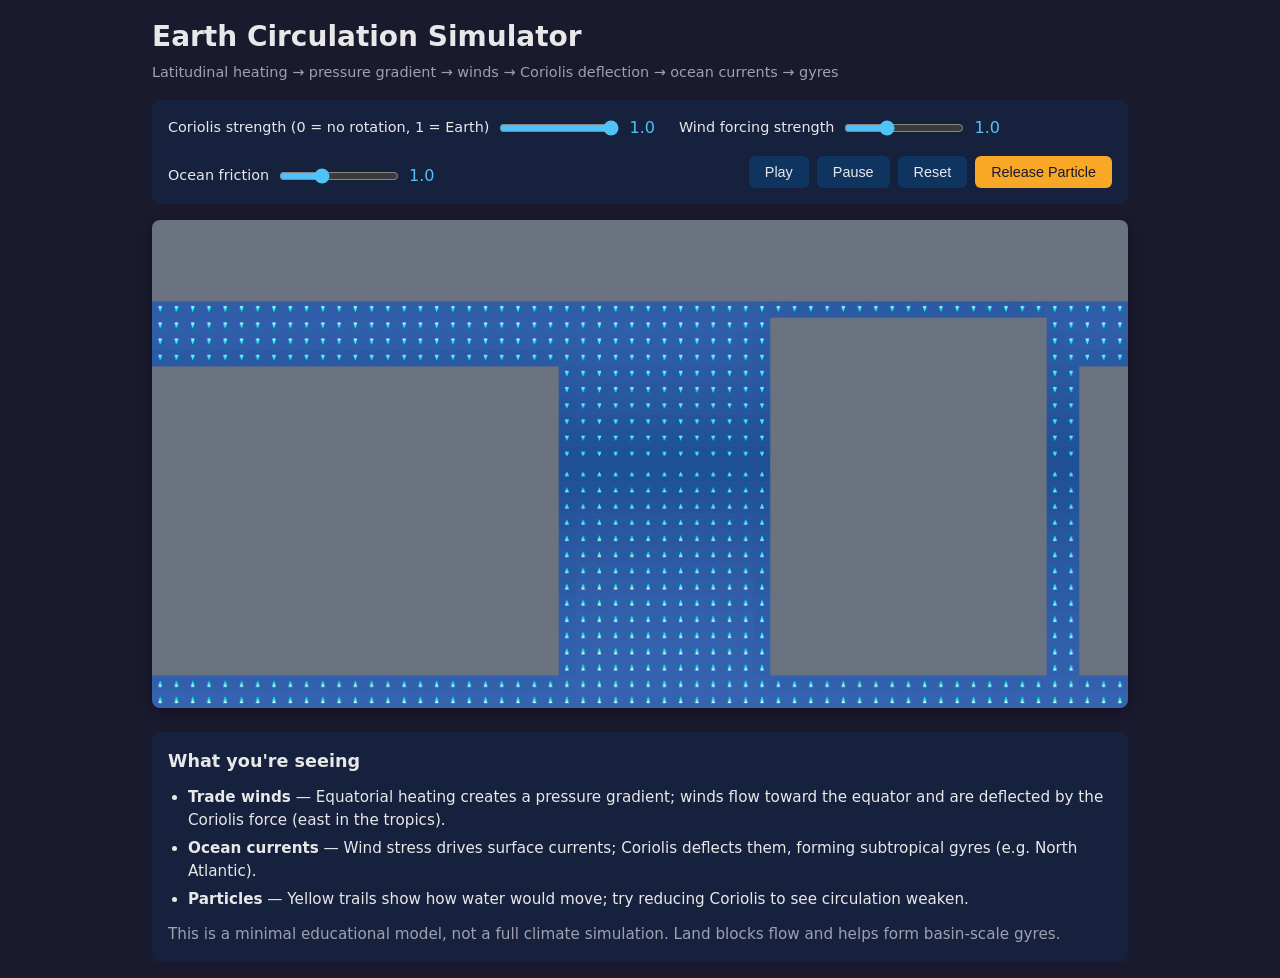
<file: earth-circulation-simulator/index.html>
<!DOCTYPE html>
<html lang="en">
<head>
  <meta charset="UTF-8">
  <meta name="viewport" content="width=device-width, initial-scale=1.0">
  <title>Earth Circulation Simulator</title>
  <link rel="stylesheet" href="style.css">
</head>
<body>
  <header>
    <h1>Earth Circulation Simulator</h1>
    <p class="tagline">Latitudinal heating → pressure gradient → winds → Coriolis deflection → ocean currents → gyres</p>
  </header>

  <section class="controls">
    <div class="control-group">
      <label for="coriolis">Coriolis strength (0 = no rotation, 1 = Earth)</label>
      <input type="range" id="coriolis" min="0" max="1" step="0.05" value="1">
      <span id="coriolis-value">1.0</span>
    </div>
    <div class="control-group">
      <label for="wind-forcing">Wind forcing strength</label>
      <input type="range" id="wind-forcing" min="0.5" max="2" step="0.1" value="1">
      <span id="wind-forcing-value">1.0</span>
    </div>
    <div class="control-group">
      <label for="ocean-friction">Ocean friction</label>
      <input type="range" id="ocean-friction" min="0.5" max="2" step="0.1" value="1">
      <span id="ocean-friction-value">1.0</span>
    </div>
    <div class="buttons">
      <button id="btn-play" type="button">Play</button>
      <button id="btn-pause" type="button">Pause</button>
      <button id="btn-reset" type="button">Reset</button>
      <button id="btn-particle" type="button">Release Particle</button>
    </div>
  </section>

  <main>
    <canvas id="canvas" width="1000" height="500"></canvas>
  </main>

  <section class="explanation">
    <h2>What you're seeing</h2>
    <ul>
      <li><strong>Trade winds</strong> — Equatorial heating creates a pressure gradient; winds flow toward the equator and are deflected by the Coriolis force (east in the tropics).</li>
      <li><strong>Ocean currents</strong> — Wind stress drives surface currents; Coriolis deflects them, forming subtropical gyres (e.g. North Atlantic).</li>
      <li><strong>Particles</strong> — Yellow trails show how water would move; try reducing Coriolis to see circulation weaken.</li>
    </ul>
    <p>This is a minimal educational model, not a full climate simulation. Land blocks flow and helps form basin-scale gyres.</p>
  </section>

  <script src="app.js"></script>
</body>
</html>
</file>
<file: earth-circulation-simulator/style.css>
* {
  box-sizing: border-box;
}

body {
  font-family: 'Segoe UI', system-ui, sans-serif;
  max-width: 1024px;
  margin: 0 auto;
  padding: 1rem 1.5rem;
  background: #1a1a2e;
  color: #e8e8e8;
  line-height: 1.5;
}

header {
  margin-bottom: 1rem;
}

h1 {
  margin: 0 0 0.25rem 0;
  font-size: 1.75rem;
  font-weight: 600;
}

.tagline {
  margin: 0;
  font-size: 0.9rem;
  color: #a0a0b0;
}

.controls {
  display: flex;
  flex-wrap: wrap;
  align-items: flex-end;
  gap: 1rem 1.5rem;
  padding: 1rem;
  margin-bottom: 1rem;
  background: #16213e;
  border-radius: 8px;
}

.control-group {
  display: flex;
  align-items: center;
  gap: 0.5rem;
}

.control-group label {
  white-space: nowrap;
  font-size: 0.9rem;
}

.control-group input[type="range"] {
  width: 120px;
  accent-color: #4fc3f7;
}

.control-group span {
  min-width: 2.5ch;
  font-variant-numeric: tabular-nums;
  color: #4fc3f7;
}

.buttons {
  display: flex;
  gap: 0.5rem;
  margin-left: auto;
}

.buttons button {
  padding: 0.5rem 1rem;
  font-size: 0.9rem;
  border: none;
  border-radius: 6px;
  background: #0f3460;
  color: #e8e8e8;
  cursor: pointer;
}

.buttons button:hover {
  background: #1a4a7a;
}

.buttons button:active {
  transform: scale(0.98);
}

#btn-particle {
  background: #f9a825;
  color: #1a1a2e;
}

#btn-particle:hover {
  background: #ffb84d;
}

main {
  margin-bottom: 1.5rem;
}

#canvas {
  display: block;
  width: 100%;
  max-width: 1000px;
  height: auto;
  border-radius: 8px;
  background: #0d2137;
  box-shadow: 0 4px 12px rgba(0, 0, 0, 0.3);
}

.explanation {
  padding: 1rem;
  background: #16213e;
  border-radius: 8px;
  font-size: 0.95rem;
}

.explanation h2 {
  margin: 0 0 0.75rem 0;
  font-size: 1.1rem;
}

.explanation ul {
  margin: 0 0 0.75rem 0;
  padding-left: 1.25rem;
}

.explanation li {
  margin-bottom: 0.35rem;
}

.explanation p {
  margin: 0;
  color: #a0a0b0;
}
</file>
